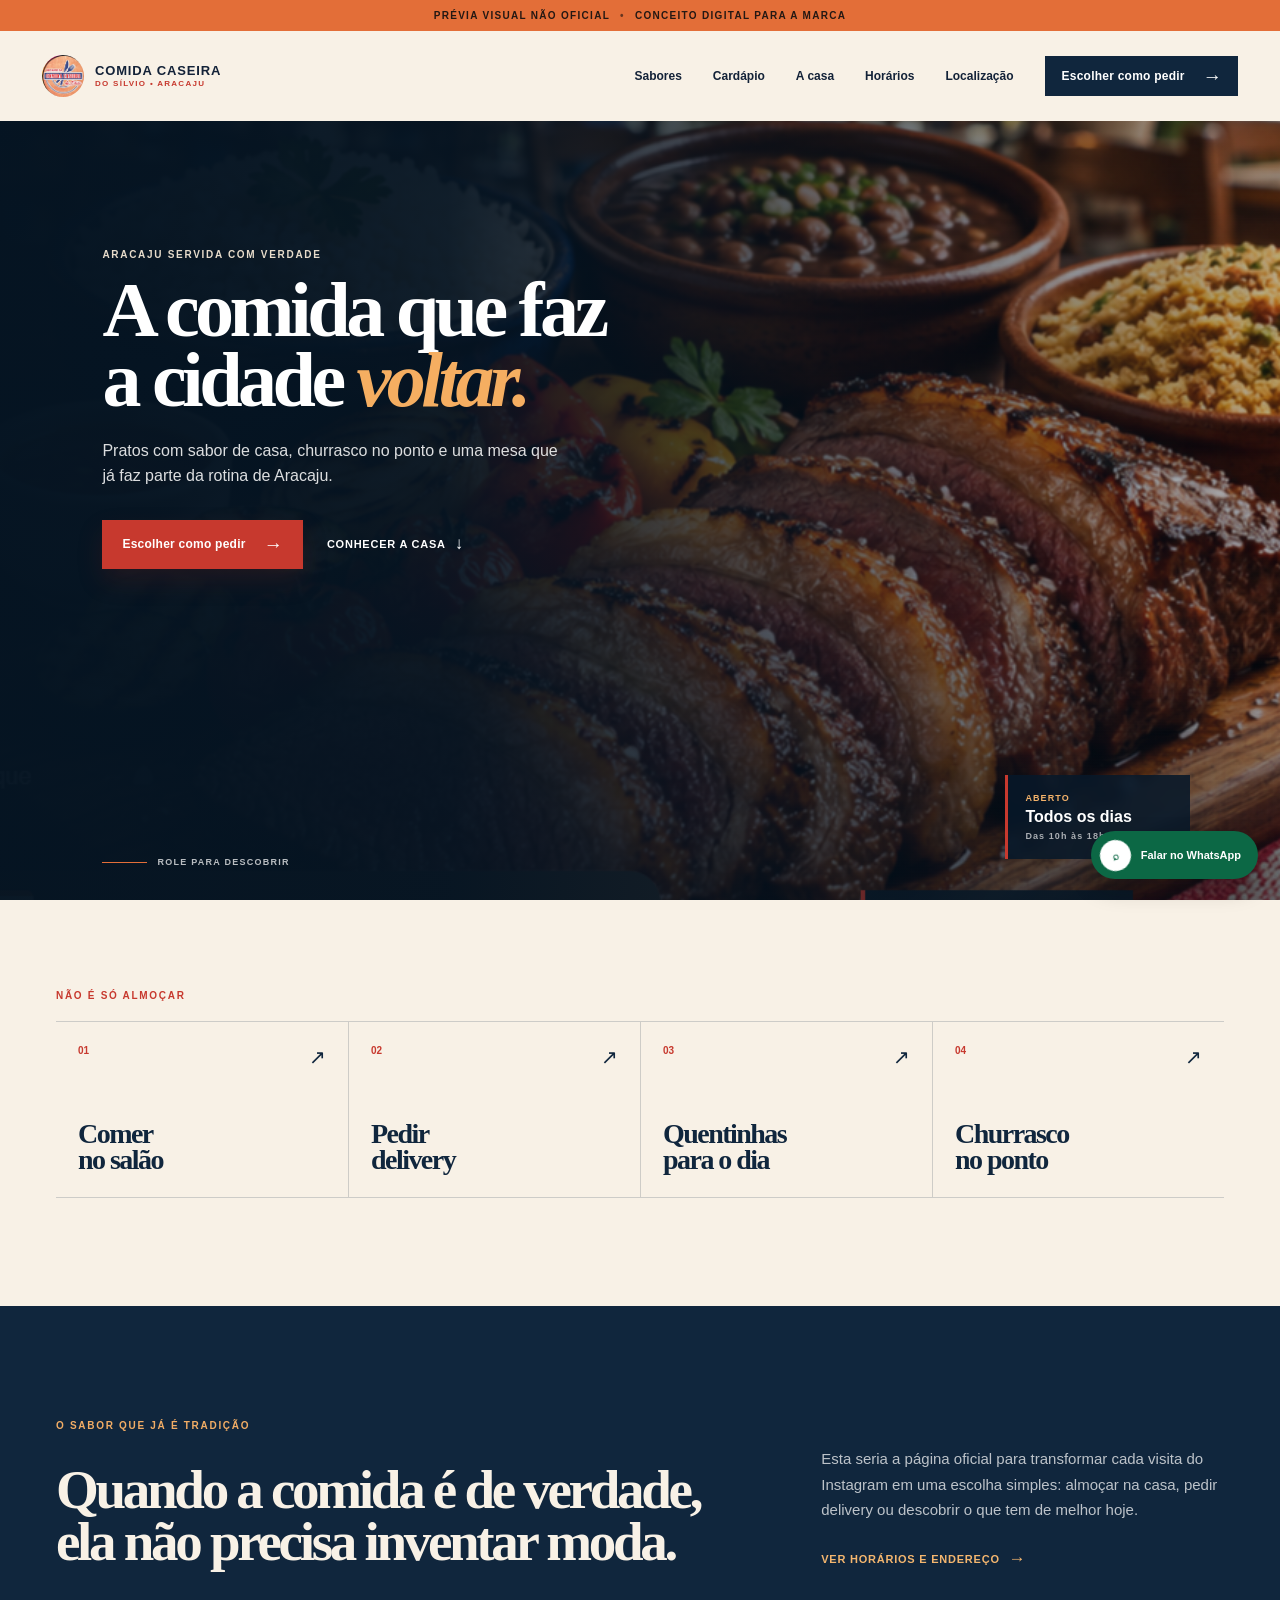
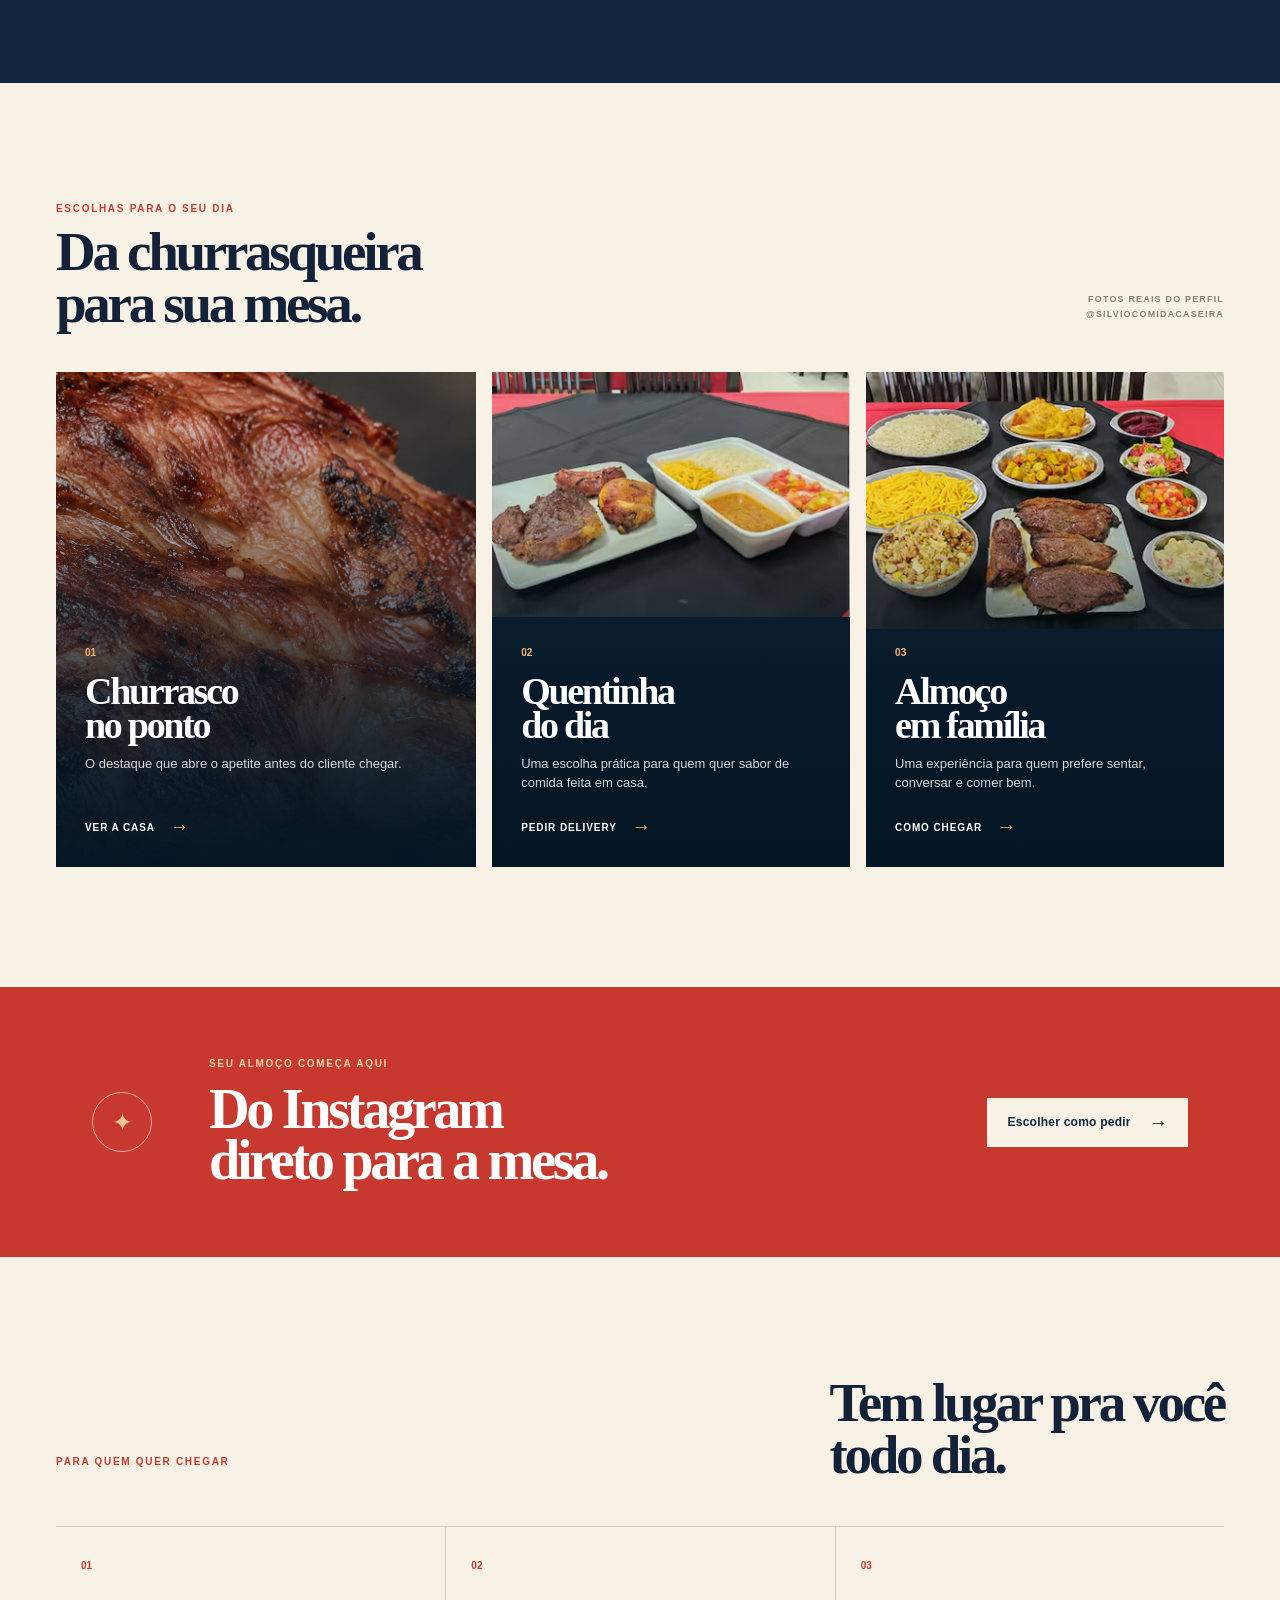
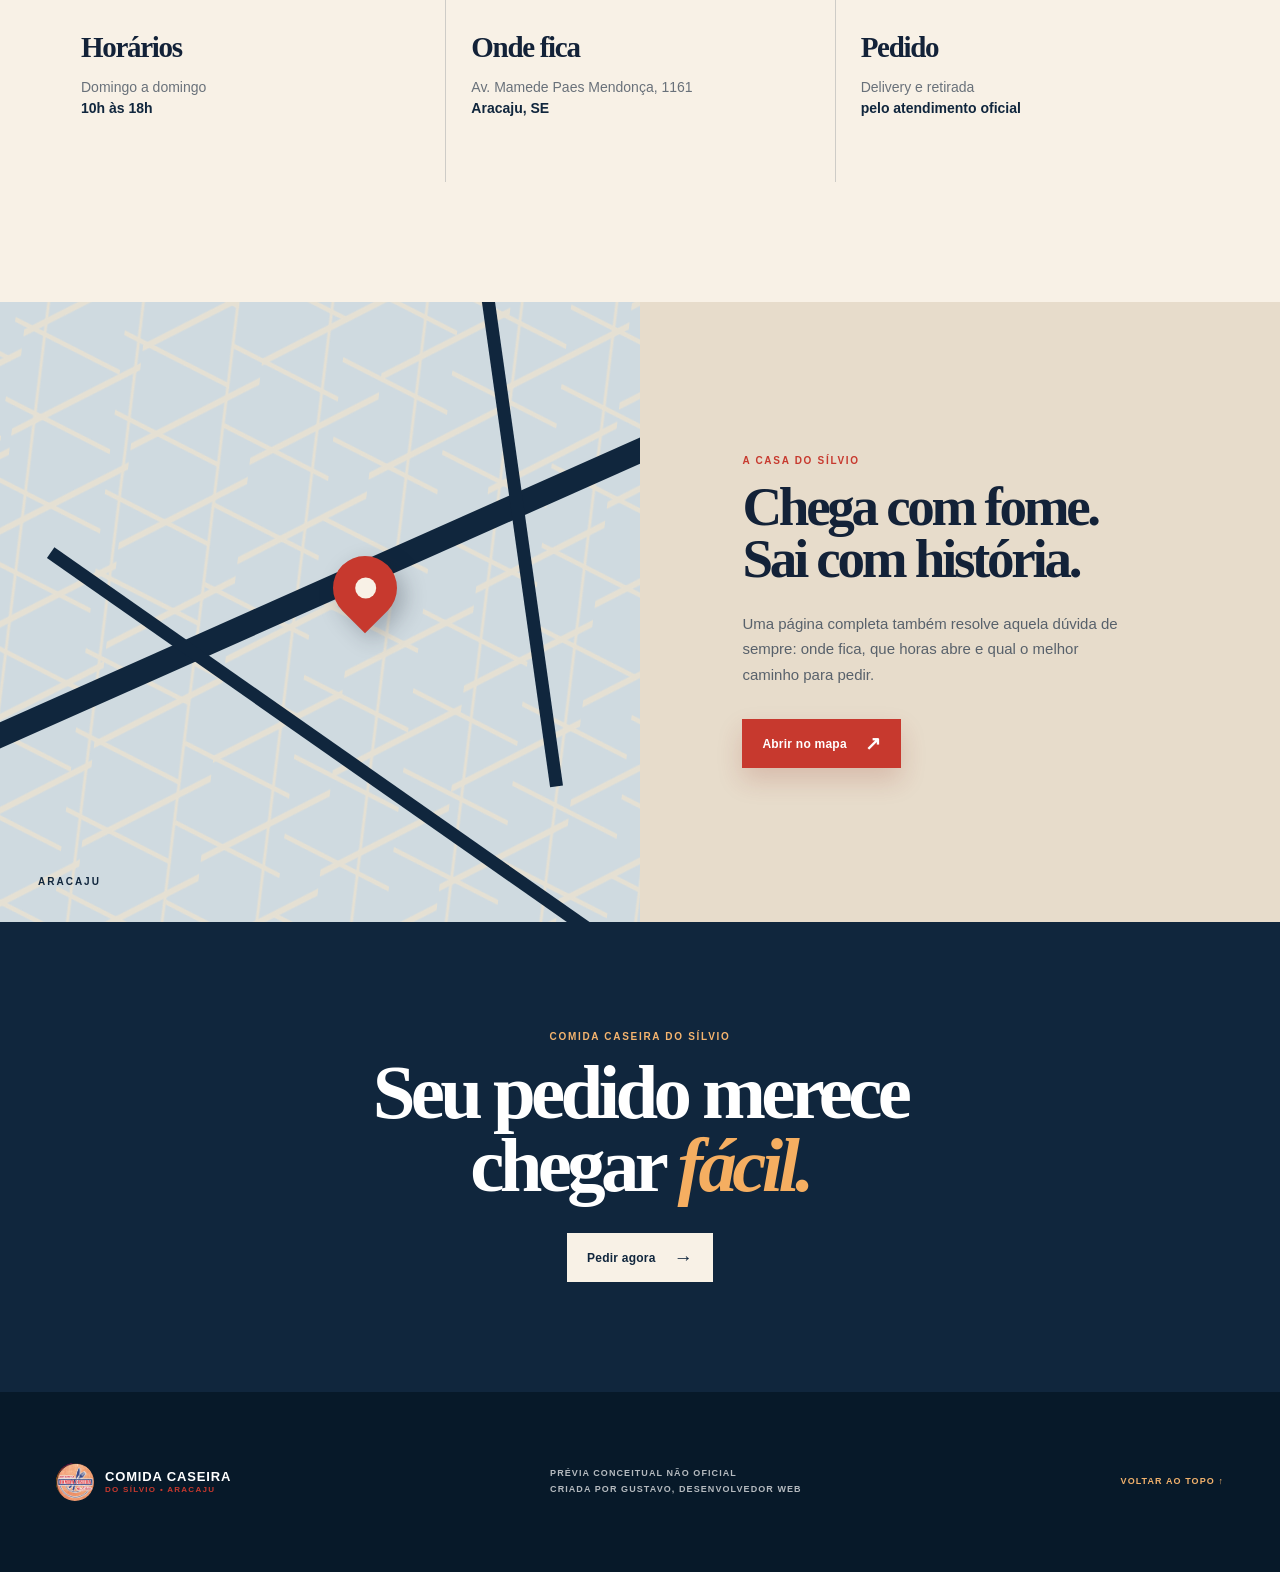
<file: index.html>
<!doctype html>
<html lang="pt-BR">
  <head>
    <meta charset="UTF-8" />
    <meta name="viewport" content="width=device-width, initial-scale=1.0" />
    <meta name="description" content="Prévia visual não oficial para Restaurante Comida Caseira do Silvio." />
    <meta property="og:title" content="Prévia visual | Comida Caseira do Silvio" />
    <meta property="og:description" content="Uma ideia de página oficial para transformar visitas do Instagram em pedidos e visitas ao restaurante." />
    <meta property="og:type" content="website" />
    <meta property="og:url" content="https://g1usdv.github.io/previa-silvio-comida-caseira/" />
    <meta property="og:image" content="https://g1usdv.github.io/previa-silvio-comida-caseira/assets/silvio-picanha-1-enhanced.png" />
    <title>Prévia | Comida Caseira do Silvio</title>
    <link rel="stylesheet" href="styles.css" />
  </head>
  <body>
    <div class="preview-ribbon">PRÉVIA VISUAL NÃO OFICIAL <span>•</span> CONCEITO DIGITAL PARA A MARCA</div>

    <header class="site-header" id="topo">
      <a class="brand" href="#topo" aria-label="Voltar ao início">
        <span class="brand-mark"><img src="assets/silvio-logo.png" alt="" /></span>
        <span class="brand-text"><strong>COMIDA CASEIRA</strong><small>DO SÍLVIO • ARACAJU</small></span>
      </a>

      <button class="menu-toggle" type="button" aria-label="Abrir menu" aria-expanded="false">
        <span></span><span></span>
      </button>

      <nav class="main-nav" aria-label="Navegação principal">
        <a href="#sabores">Sabores</a>
        <a href="cardapio.html">Cardápio</a>
        <a href="#experiencia">A casa</a>
        <a href="#horarios">Horários</a>
        <a href="#encontrar">Localização</a>
      </nav>

      <button class="button button-header js-order" type="button">Escolher como pedir <span>→</span></button>
    </header>

    <main>
      <section class="hero" aria-labelledby="hero-title">
        <div class="hero-texture" aria-hidden="true"></div>
        <div class="hero-food-background" aria-hidden="true"></div>
        <div class="hero-shade"></div>
        <div class="hero-collage" aria-label="Fotos reais do perfil da Comida Caseira do Silvio">
          <div class="collage-logo"><img src="assets/silvio-logo.png" alt="Logotipo da Comida Caseira do Silvio" /></div>
          <figure class="collage-photo photo-main"><img src="assets/silvio-picanha-1-enhanced.png" alt="Foto de picanha do perfil da Comida Caseira do Silvio" /></figure>
          <figure class="collage-photo photo-cut"><img src="assets/silvio-picanha-2-enhanced.png" alt="Foto de carne na brasa do perfil da Comida Caseira do Silvio" /></figure>
          <span class="collage-line line-one"></span><span class="collage-line line-two"></span>
        </div>
        <div class="hero-content">
          <p class="eyebrow light">ARACAJU SERVIDA COM VERDADE</p>
          <h1 id="hero-title">A comida que faz<br />a cidade <em>voltar.</em></h1>
          <p class="hero-copy">Pratos com sabor de casa, churrasco no ponto e uma mesa que já faz parte da rotina de Aracaju.</p>
          <div class="hero-actions">
            <button class="button button-primary js-order">Escolher como pedir <span>→</span></button>
            <a class="text-link light" href="#sabores">Conhecer a casa <span>↓</span></a>
          </div>
        </div>
        <div class="hero-note"><span>ABERTO</span><b>Todos os dias</b><small>Das 10h às 18h</small></div>
        <div class="scroll-note"><span></span> ROLE PARA DESCOBRIR</div>
      </section>

      <section class="quick-paths" aria-label="Opções do restaurante">
        <p class="eyebrow">NÃO É SÓ ALMOÇAR</p>
        <div class="quick-grid">
          <a href="#sabores"><strong>01</strong><span>Comer<br />no salão</span><i>↗</i></a>
          <button class="quick-button js-order"><strong>02</strong><span>Pedir<br />delivery</span><i>↗</i></button>
          <a href="#sabores"><strong>03</strong><span>Quentinhas<br />para o dia</span><i>↗</i></a>
          <a href="#sabores"><strong>04</strong><span>Churrasco<br />no ponto</span><i>↗</i></a>
        </div>
      </section>

      <section class="statement" id="experiencia">
        <p class="eyebrow">O SABOR QUE JÁ É TRADIÇÃO</p>
        <div class="statement-grid">
          <h2>Quando a comida é de verdade, ela não precisa inventar moda.</h2>
          <div>
            <p>Esta seria a página oficial para transformar cada visita do Instagram em uma escolha simples: almoçar na casa, pedir delivery ou descobrir o que tem de melhor hoje.</p>
            <a class="text-link" href="#horarios">Ver horários e endereço <span>→</span></a>
          </div>
        </div>
      </section>

      <section class="flavor-section" id="sabores" aria-labelledby="flavors-title">
        <div class="section-head">
          <div><p class="eyebrow">ESCOLHAS PARA O SEU DIA</p><h2 id="flavors-title">Da churrasqueira<br />para sua mesa.</h2></div>
          <p class="caption">FOTOS REAIS DO PERFIL<br />@SILVIOCOMIDACASEIRA</p>
        </div>

        <div class="flavor-grid">
          <article class="feature-card card-grill">
            <div class="card-overlay"></div>
            <div class="feature-card-content"><span>01</span><h3>Churrasco<br />no ponto</h3><p>O destaque que abre o apetite antes do cliente chegar.</p><a href="#horarios">Ver a casa <i>→</i></a></div>
          </article>
          <article class="feature-card card-quentinha">
            <div class="card-overlay"></div>
            <div class="feature-card-content"><span>02</span><h3>Quentinha<br />do dia</h3><p>Uma escolha prática para quem quer sabor de comida feita em casa.</p><button class="card-button js-order">Pedir delivery <i>→</i></button></div>
          </article>
          <article class="feature-card card-house">
            <div class="card-overlay"></div>
            <div class="feature-card-content"><span>03</span><h3>Almoço<br />em família</h3><p>Uma experiência para quem prefere sentar, conversar e comer bem.</p><a href="#encontrar">Como chegar <i>→</i></a></div>
          </article>
        </div>
      </section>

      <section class="order-band" aria-label="Pedido direto">
        <div class="order-icon">✦</div>
        <div><p class="eyebrow">SEU ALMOÇO COMEÇA AQUI</p><h2>Do Instagram<br />direto para a mesa.</h2></div>
        <button class="button button-light js-order">Escolher como pedir <span>→</span></button>
      </section>

      <section class="visit-section" id="horarios">
        <div class="visit-top"><p class="eyebrow">PARA QUEM QUER CHEGAR</p><h2>Tem lugar pra você<br />todo dia.</h2></div>
        <div class="visit-grid">
          <article><span class="number">01</span><h3>Horários</h3><p>Domingo a domingo<br /><strong>10h às 18h</strong></p></article>
          <article><span class="number">02</span><h3>Onde fica</h3><p>Av. Mamede Paes Mendonça, 1161<br /><strong>Aracaju, SE</strong></p></article>
          <article><span class="number">03</span><h3>Pedido</h3><p>Delivery e retirada<br /><strong>pelo atendimento oficial</strong></p></article>
        </div>
      </section>

      <section class="location-section" id="encontrar">
        <div class="map-art" aria-hidden="true"><span class="map-road r1"></span><span class="map-road r2"></span><span class="map-road r3"></span><span class="map-grid"></span><div class="map-pin"><i></i></div><b>ARACAJU</b></div>
        <div class="location-copy"><p class="eyebrow">A CASA DO SÍLVIO</p><h2>Chega com fome.<br />Sai com história.</h2><p>Uma página completa também resolve aquela dúvida de sempre: onde fica, que horas abre e qual o melhor caminho para pedir.</p><a class="button button-primary" href="https://www.google.com/maps/search/?api=1&query=Av.+Mamede+Paes+Mendon%C3%A7a,+1161,+Aracaju+-+SE" target="_blank" rel="noreferrer">Abrir no mapa <span>↗</span></a></div>
      </section>

      <section class="final-cta">
        <p class="eyebrow light">COMIDA CASEIRA DO SÍLVIO</p>
        <h2>Seu pedido merece<br />chegar <em>fácil.</em></h2>
        <button class="button button-light js-order">Pedir agora <span>→</span></button>
      </section>
    </main>

    <footer><a class="brand footer-brand" href="#topo"><span class="brand-mark"><img src="assets/silvio-logo.png" alt="" /></span><span class="brand-text"><strong>COMIDA CASEIRA</strong><small>DO SÍLVIO • ARACAJU</small></span></a><p>PRÉVIA CONCEITUAL NÃO OFICIAL<br />CRIADA POR GUSTAVO, DESENVOLVEDOR WEB</p><a href="#topo">VOLTAR AO TOPO ↑</a></footer>

    <a class="whatsapp-float" href="https://wa.me/5579981131906" target="_blank" rel="noreferrer" aria-label="Abrir WhatsApp"><span>⌕</span><b>Falar no WhatsApp</b></a>

    <dialog class="order-modal" aria-labelledby="modal-title">
      <button class="modal-close" type="button" aria-label="Fechar">×</button>
      <p class="eyebrow">SEU PEDIDO, NO SEU RITMO</p>
      <h2 id="modal-title">Como prefere pedir?</h2>
      <p class="order-choice-copy">Cada cliente escolhe o caminho mais confortável. O site não substitui os canais existentes, ele organiza todos em um lugar só.</p>
      <div class="order-choices" aria-label="Opções para fazer pedido">
        <a class="modal-choice modal-choice-site" href="cardapio.html"><span><small>EXPERIÊNCIA COMPLETA</small><strong>Pedir pelo site</strong><em>Cardápio, carrinho e checkout</em></span><i>→</i></a>
        <a class="modal-choice" href="https://wa.me/5579981131906?text=Ol%C3%A1%2C%20vim%20pelo%20site%20e%20quero%20fazer%20um%20pedido." target="_blank" rel="noreferrer"><span><small>ATENDIMENTO DIRETO</small><strong>Pedir no WhatsApp</strong><em>Falar agora com a equipe</em></span><i>↗</i></a>
        <a class="modal-choice muted-choice" href="https://www.ifood.com.br/" target="_blank" rel="noreferrer"><span><small>APLICATIVO PARCEIRO</small><strong>Pedir pelo iFood</strong><em>Abrir o iFood para pedir</em></span><i>↗</i></a>
      </div>
      <small class="modal-note">Prévia visual. O link final do iFood seria conectado à página oficial do restaurante.</small>
    </dialog>

    <script src="site.js"></script>
  </body>
</html>
</file>
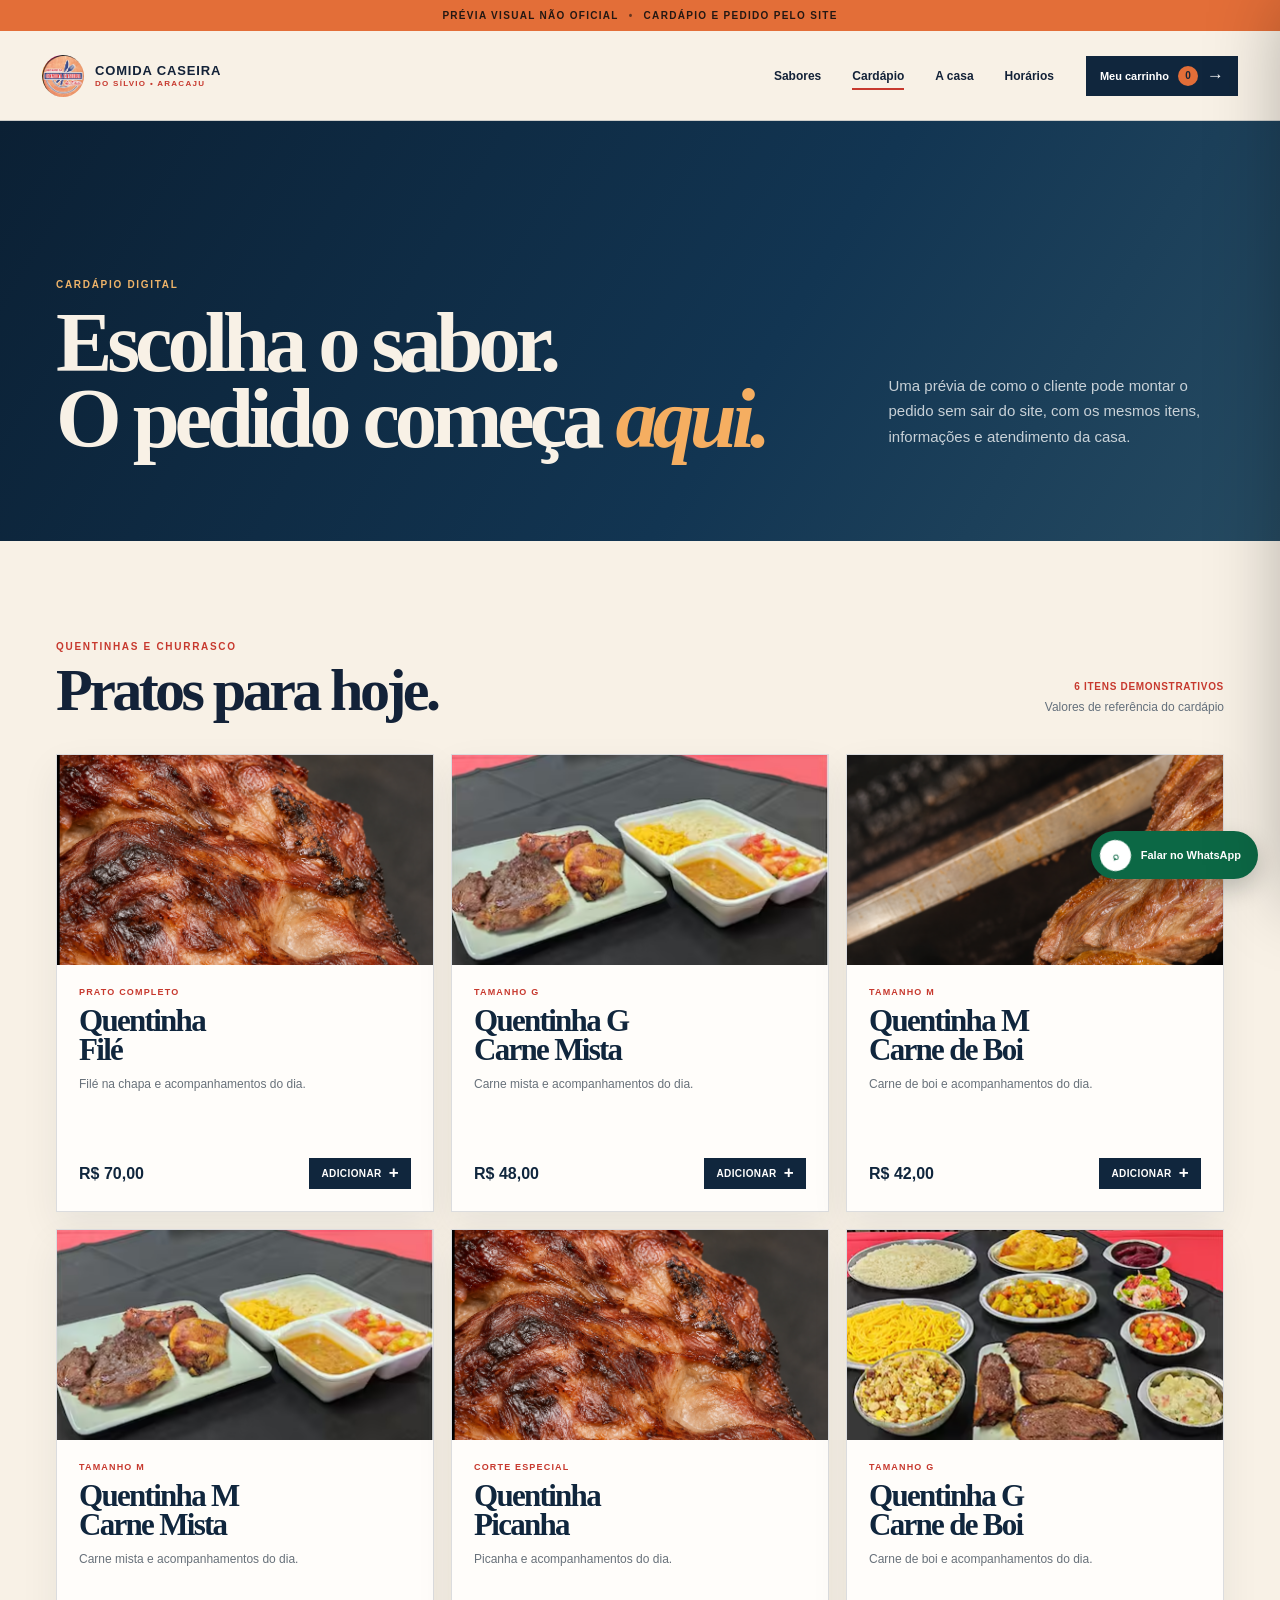
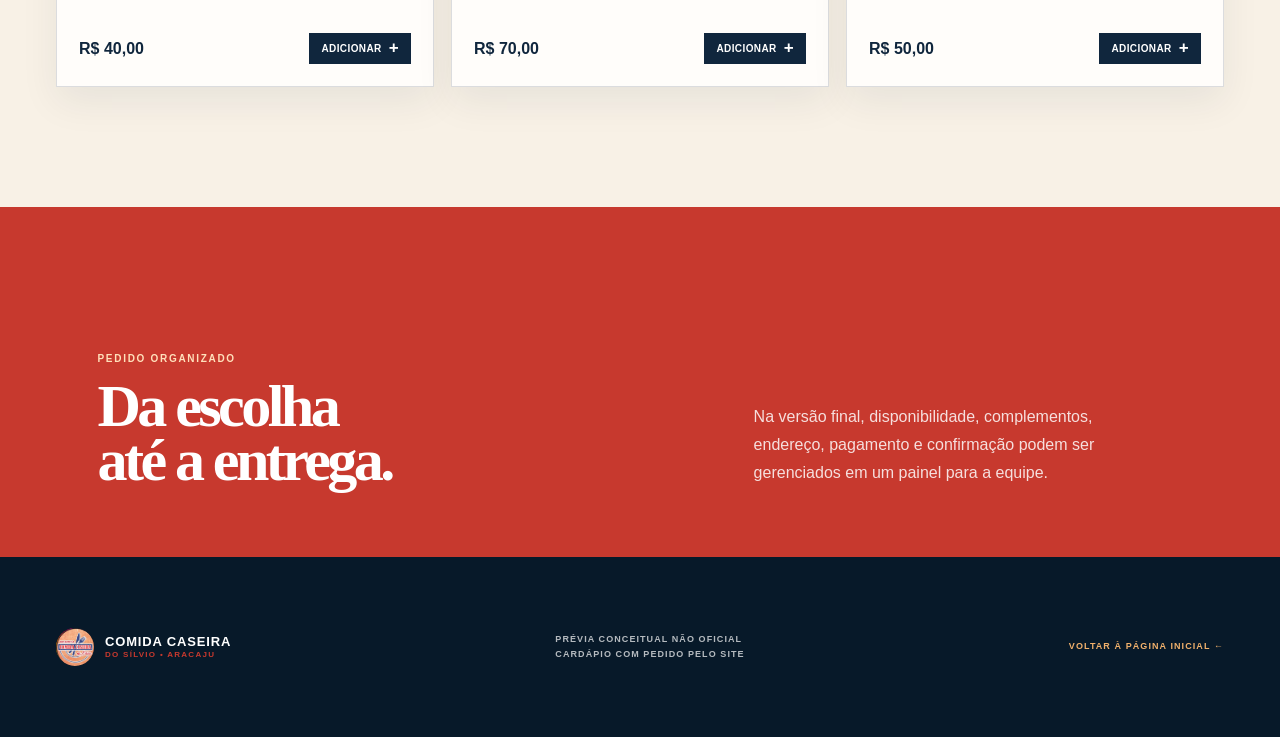
<file: cardapio.html>
<!doctype html>
<html lang="pt-BR">
  <head>
    <meta charset="UTF-8" />
    <meta name="viewport" content="width=device-width, initial-scale=1.0" />
    <meta name="description" content="Cardápio demonstrativo da Comida Caseira do Sílvio." />
    <title>Cardápio | Comida Caseira do Sílvio</title>
    <link rel="stylesheet" href="styles.css" />
  </head>
  <body class="menu-page">
    <div class="preview-ribbon">PRÉVIA VISUAL NÃO OFICIAL <span>•</span> CARDÁPIO E PEDIDO PELO SITE</div>

    <header class="site-header menu-header" id="topo">
      <a class="brand" href="index.html" aria-label="Voltar à página inicial">
        <span class="brand-mark"><img src="assets/silvio-logo.png" alt="" /></span>
        <span class="brand-text"><strong>COMIDA CASEIRA</strong><small>DO SÍLVIO • ARACAJU</small></span>
      </a>
      <button class="menu-toggle" type="button" aria-label="Abrir menu" aria-expanded="false"><span></span><span></span></button>
      <nav class="main-nav" aria-label="Navegação principal">
        <a href="index.html#sabores">Sabores</a>
        <a class="is-active" href="cardapio.html">Cardápio</a>
        <a href="index.html#experiencia">A casa</a>
        <a href="index.html#horarios">Horários</a>
      </nav>
      <button class="cart-trigger" type="button" data-cart-toggle aria-controls="cart-drawer" aria-expanded="false">Meu carrinho <b data-cart-total-count>0</b><span>→</span></button>
    </header>

    <main>
      <section class="menu-intro">
        <div>
          <p class="eyebrow">CARDÁPIO DIGITAL</p>
          <h1>Escolha o sabor.<br />O pedido começa <em>aqui.</em></h1>
        </div>
        <p>Uma prévia de como o cliente pode montar o pedido sem sair do site, com os mesmos itens, informações e atendimento da casa.</p>
      </section>

      <section class="menu-content" aria-labelledby="menu-title">
        <div class="menu-bar">
          <div><p class="eyebrow">QUENTINHAS E CHURRASCO</p><h2 id="menu-title">Pratos para hoje.</h2></div>
          <p><b>6 itens demonstrativos</b><br />Valores de referência do cardápio</p>
        </div>

        <div class="product-grid">
          <article class="product-card">
            <img src="assets/silvio-picanha-1-enhanced.png" alt="Quentinha de filé" />
            <div class="product-info"><p class="product-tag">PRATO COMPLETO</p><h3>Quentinha<br />Filé</h3><p>Filé na chapa e acompanhamentos do dia.</p><div><strong>R$ 70,00</strong><button type="button" data-add data-product-id="file" data-product-name="Quentinha - Filé" data-product-price="70">Adicionar <span>+</span></button></div></div>
          </article>
          <article class="product-card">
            <img src="assets/silvio-quentinha-original.png" alt="Quentinha grande de carne mista" />
            <div class="product-info"><p class="product-tag">TAMANHO G</p><h3>Quentinha G<br />Carne Mista</h3><p>Carne mista e acompanhamentos do dia.</p><div><strong>R$ 48,00</strong><button type="button" data-add data-product-id="mista-g" data-product-name="Quentinha G - Carne Mista" data-product-price="48">Adicionar <span>+</span></button></div></div>
          </article>
          <article class="product-card">
            <img src="assets/silvio-picanha-2-enhanced.png" alt="Quentinha média de carne de boi" />
            <div class="product-info"><p class="product-tag">TAMANHO M</p><h3>Quentinha M<br />Carne de Boi</h3><p>Carne de boi e acompanhamentos do dia.</p><div><strong>R$ 42,00</strong><button type="button" data-add data-product-id="boi-m" data-product-name="Quentinha M - Carne de Boi" data-product-price="42">Adicionar <span>+</span></button></div></div>
          </article>
          <article class="product-card">
            <img src="assets/silvio-quentinha-original.png" alt="Quentinha média de carne mista" />
            <div class="product-info"><p class="product-tag">TAMANHO M</p><h3>Quentinha M<br />Carne Mista</h3><p>Carne mista e acompanhamentos do dia.</p><div><strong>R$ 40,00</strong><button type="button" data-add data-product-id="mista-m" data-product-name="Quentinha M - Carne Mista" data-product-price="40">Adicionar <span>+</span></button></div></div>
          </article>
          <article class="product-card">
            <img src="assets/silvio-picanha-1-enhanced.png" alt="Quentinha de picanha" />
            <div class="product-info"><p class="product-tag">CORTE ESPECIAL</p><h3>Quentinha<br />Picanha</h3><p>Picanha e acompanhamentos do dia.</p><div><strong>R$ 70,00</strong><button type="button" data-add data-product-id="picanha" data-product-name="Quentinha - Picanha" data-product-price="70">Adicionar <span>+</span></button></div></div>
          </article>
          <article class="product-card">
            <img src="assets/silvio-almoco-familia-original.png" alt="Quentinha grande de carne de boi" />
            <div class="product-info"><p class="product-tag">TAMANHO G</p><h3>Quentinha G<br />Carne de Boi</h3><p>Carne de boi e acompanhamentos do dia.</p><div><strong>R$ 50,00</strong><button type="button" data-add data-product-id="boi-g" data-product-name="Quentinha G - Carne de Boi" data-product-price="50">Adicionar <span>+</span></button></div></div>
          </article>
        </div>
      </section>

      <section class="menu-delivery-note"><div><p class="eyebrow">PEDIDO ORGANIZADO</p><h2>Da escolha<br />até a entrega.</h2></div><p>Na versão final, disponibilidade, complementos, endereço, pagamento e confirmação podem ser gerenciados em um painel para a equipe.</p></section>
    </main>

    <aside class="cart-drawer" id="cart-drawer" aria-label="Carrinho de compras" aria-hidden="true">
      <div class="cart-head"><div><p class="eyebrow">SEU PEDIDO</p><h2>Meu carrinho</h2></div><button class="cart-close" type="button" data-cart-close aria-label="Fechar carrinho">×</button></div>
      <div class="cart-items" data-cart-items><p class="cart-empty">Seu carrinho está vazio.<br />Escolha uma quentinha para começar.</p></div>
      <div class="cart-footer">
        <div class="cart-total"><span>Subtotal</span><strong data-cart-subtotal>R$ 0,00</strong></div>
        <button class="button button-primary cart-checkout" data-open-checkout type="button" disabled>Continuar pedido <span>→</span></button>
        <small>Valores e itens são demonstrativos nesta prévia.</small>
      </div>
    </aside>
    <div class="cart-backdrop" data-cart-close></div>
    <button class="mobile-cart-trigger" type="button" data-cart-toggle aria-controls="cart-drawer" aria-expanded="false"><span>⌑</span> Carrinho <b data-cart-total-count>0</b></button>

    <dialog class="checkout-modal" aria-labelledby="checkout-title">
      <button class="modal-close" type="button" data-checkout-close aria-label="Fechar">×</button>
      <div data-checkout-form>
        <p class="eyebrow">QUASE LÁ</p><h2 id="checkout-title">Confirme seu pedido.</h2>
        <p>O cliente termina tudo pelo site. Na versão final, esta etapa pode integrar pagamento e o painel da equipe.</p>
        <form id="order-form">
          <label>Seu nome<input required name="nome" placeholder="Como podemos te chamar?" /></label>
          <label>Telefone para contato<input required name="telefone" inputmode="tel" placeholder="(79) 00000-0000" /></label>
          <label>Como prefere receber?<span class="delivery-choice"><span><input checked type="radio" name="recebimento" value="Delivery" /> Delivery</span><span><input type="radio" name="recebimento" value="Retirada" /> Retirada</span></span></label>
          <button class="button button-primary checkout-submit" type="submit">Confirmar pedido <span>→</span></button>
        </form>
      </div>
      <div class="checkout-success" data-checkout-success hidden><p class="eyebrow">PEDIDO REGISTRADO</p><h2>Pronto.<br />A fome já sabe o caminho.</h2><p>Esta confirmação é demonstrativa. No site oficial, o pedido seria enviado para o painel ou para a forma de recebimento escolhida.</p><button class="button button-primary" data-checkout-close type="button">Voltar ao cardápio <span>→</span></button></div>
    </dialog>

    <footer><a class="brand footer-brand" href="index.html"><span class="brand-mark"><img src="assets/silvio-logo.png" alt="" /></span><span class="brand-text"><strong>COMIDA CASEIRA</strong><small>DO SÍLVIO • ARACAJU</small></span></a><p>PRÉVIA CONCEITUAL NÃO OFICIAL<br />CARDÁPIO COM PEDIDO PELO SITE</p><a href="index.html">VOLTAR À PÁGINA INICIAL ←</a></footer>
    <a class="whatsapp-float" href="https://wa.me/5579981131906" target="_blank" rel="noreferrer" aria-label="Abrir WhatsApp"><span>⌕</span><b>Falar no WhatsApp</b></a>
    <script src="cardapio.js"></script>
  </body>
</html>
</file>
<file: styles.css>
:root { --navy:#10263d; --navy-deep:#081b2c; --cream:#f8f1e6; --cream-dark:#e7dccb; --red:#c7392e; --red-deep:#8f251e; --orange:#e36e38; --ink:#132238; --line:rgba(16,38,61,.18); --serif:Georgia,"Times New Roman",serif; --sans:Arial,Helvetica,sans-serif; }
* { box-sizing:border-box; } html { scroll-behavior:smooth; } body { margin:0; overflow-x:hidden; color:var(--ink); background:var(--cream); font-family:var(--sans); } button,a { font:inherit; } a { color:inherit; text-decoration:none; } button { cursor:pointer; } .preview-ribbon { min-height:31px; display:flex; align-items:center; justify-content:center; gap:10px; padding:7px 16px; background:var(--orange); color:#241813; font-size:10px; letter-spacing:.13em; font-weight:800; text-align:center; } .preview-ribbon span { opacity:.65; }
.site-header { height:90px; max-width:1380px; margin:auto; padding:0 42px; display:flex; align-items:center; justify-content:space-between; gap:32px; position:relative; z-index:10; background:var(--cream); } .brand { display:inline-flex; align-items:center; gap:11px; min-width:250px; } .brand-mark { width:42px; height:42px; position:relative; display:grid; place-items:center; background:var(--red); color:white; clip-path:polygon(50% 0, 100% 18%, 100% 82%, 50% 100%, 0 82%, 0 18%); } .brand-mark i { position:absolute; inset:5px; border:1px solid rgba(255,255,255,.75); clip-path:inherit; } .brand-mark b { position:relative; font:700 27px/.9 var(--serif); transform:skew(-8deg); } .brand-text { display:grid; gap:3px; line-height:1; } .brand-text strong { font-size:13px; letter-spacing:.065em; } .brand-text small { font-size:8px; color:var(--red); letter-spacing:.16em; font-weight:800; } .main-nav { display:flex; align-items:center; gap:31px; margin-left:auto; } .main-nav a { font-size:12px; font-weight:700; position:relative; } .main-nav a:after { content:""; position:absolute; left:0; bottom:-7px; height:2px; width:0; background:var(--red); transition:width .2s; } .main-nav a:hover:after { width:100%; }
.button { min-height:49px; padding:0 20px; display:inline-flex; align-items:center; justify-content:center; gap:18px; border:0; border-radius:0; font-size:12px; font-weight:800; letter-spacing:.02em; transition:transform .2s,background .2s; } .button:hover { transform:translateY(-3px); } .button span { font-size:19px; line-height:1; } .button-header { min-height:40px; padding:0 16px; background:var(--navy); color:white; } .button-primary { background:var(--red); color:white; box-shadow:0 12px 26px rgba(143,37,30,.18); } .button-light { background:var(--cream); color:var(--navy); }
.hero { height:min(780px,calc(100vh - 121px)); min-height:635px; max-width:1440px; margin:0 auto; position:relative; overflow:hidden; background:var(--navy-deep); color:white; } .hero-image { position:absolute; inset:0; background-image:url("assets/hero-picanha.png"); background-size:cover; background-position:center; transform:scale(1.02); animation:hero-scale 11s ease-out forwards; } @keyframes hero-scale { to { transform:scale(1.08); } } .hero-shade { position:absolute; inset:0; background:linear-gradient(90deg,rgba(4,20,34,.95) 0%,rgba(4,20,34,.8) 32%,rgba(4,20,34,.24) 63%,rgba(4,20,34,.13)),linear-gradient(0deg,rgba(3,14,24,.7),transparent 43%); } .hero-content { position:relative; z-index:1; max-width:700px; padding:clamp(86px,10vw,145px) 0 0 clamp(28px,8vw,124px); } .eyebrow { margin:0 0 15px; color:var(--red); font-size:10px; letter-spacing:.17em; font-weight:800; } .eyebrow.light { color:var(--cream-dark); } h1,h2,h3,p { margin-top:0; } .hero h1 { margin-bottom:22px; font:600 clamp(52px,6.1vw,96px)/.9 var(--serif); letter-spacing:-.058em; } h1 em,h2 em { color:#f5ae61; font-style:italic; } .hero-copy { max-width:470px; margin-bottom:31px; color:rgba(255,255,255,.86); font-size:16px; line-height:1.6; } .hero-actions { display:flex; align-items:center; gap:24px; } .text-link { display:inline-flex; align-items:center; gap:9px; font-size:11px; font-weight:800; text-transform:uppercase; letter-spacing:.07em; } .text-link span { font-size:17px; } .text-link.light { color:white; } .hero-note { position:absolute; right:clamp(27px,7vw,112px); bottom:41px; z-index:2; width:185px; padding:18px 17px; border-left:3px solid var(--red); background:rgba(7,25,41,.88); backdrop-filter:blur(5px); text-align:left; } .hero-note span,.hero-note small { display:block; font-size:9px; letter-spacing:.12em; font-weight:800; } .hero-note span { color:#f3b26a; margin-bottom:5px; } .hero-note b { display:block; margin-bottom:5px; font-size:16px; } .hero-note small { color:rgba(255,255,255,.65); } .scroll-note { position:absolute; z-index:2; left:clamp(28px,8vw,124px); bottom:33px; display:flex; gap:10px; align-items:center; color:rgba(255,255,255,.72); font-size:9px; font-weight:800; letter-spacing:.14em; } .scroll-note span { display:block; width:45px; height:1px; background:var(--orange); }
.quick-paths { max-width:1240px; margin:0 auto; padding:90px 36px 108px; } .quick-grid { display:grid; grid-template-columns:repeat(4,1fr); margin-top:20px; border-top:1px solid var(--line); border-bottom:1px solid var(--line); } .quick-grid a,.quick-grid .quick-button { min-height:175px; padding:23px 22px; border:0; border-left:1px solid var(--line); background:transparent; color:var(--navy); text-align:left; display:grid; grid-template-columns:1fr auto; grid-template-rows:auto 1fr; transition:background .2s,color .2s; } .quick-grid > :first-child { border-left:0; } .quick-grid strong { color:var(--red); font-size:10px; } .quick-grid span { grid-row:2; align-self:end; font:600 28px/.95 var(--serif); letter-spacing:-.055em; } .quick-grid i { align-self:start; font-size:20px; font-style:normal; } .quick-grid a:hover,.quick-grid .quick-button:hover { background:var(--navy); color:white; }
.statement { padding:114px max(36px,calc((100vw - 1168px)/2)); background:var(--navy); color:var(--cream); } .statement .eyebrow { color:#f2ad65; } .statement-grid { display:grid; grid-template-columns:1.2fr .72fr; align-items:end; gap:94px; } .statement h2,.section-head h2,.visit-top h2,.location-copy h2,.final-cta h2 { margin-bottom:0; font:600 clamp(42px,4.3vw,67px)/.95 var(--serif); letter-spacing:-.06em; } .statement-grid > div p { margin-bottom:26px; color:rgba(255,255,255,.72); font-size:15px; line-height:1.7; } .statement .text-link { color:#f4b66f; }
.flavor-section { max-width:1240px; margin:0 auto; padding:120px 36px; } .section-head { display:flex; align-items:end; justify-content:space-between; margin-bottom:42px; } .section-head .eyebrow { margin-bottom:12px; } .caption { color:#8c8072; font-size:9px; font-weight:800; letter-spacing:.13em; text-align:right; line-height:1.6; } .flavor-grid { display:grid; grid-template-columns:1.08fr .92fr .92fr; gap:16px; } .feature-card { min-height:495px; position:relative; overflow:hidden; background:#304258; color:white; } .card-grill { background:linear-gradient(0deg,rgba(5,22,36,.93),rgba(5,22,36,.08)),url("assets/hero-picanha.png") center/cover; } .card-quentinha { background:linear-gradient(0deg,rgba(5,22,36,.94),rgba(5,22,36,.12)),url("assets/quentinha.png") center/cover; } .card-house { background:radial-gradient(circle at 62% 24%,rgba(244,176,92,.92) 0 3%,transparent 3.5%),radial-gradient(circle at 43% 34%,rgba(244,176,92,.85) 0 2%,transparent 2.6%),linear-gradient(170deg,#ddaf6d 0%,#8f4730 53%,#172e43 54%); } .card-house:after { content:""; position:absolute; width:180px; height:210px; left:50%; bottom:43px; transform:translateX(-50%); border:13px solid rgba(248,241,230,.7); border-bottom:0; box-shadow:0 0 0 19px rgba(14,41,61,.42); } .card-overlay { position:absolute; inset:0; background:linear-gradient(0deg,rgba(4,21,35,.92) 0%,transparent 61%); } .feature-card-content { z-index:1; position:absolute; inset:auto 29px 29px; } .feature-card-content > span { color:#f5b46e; font-size:10px; font-weight:800; } .feature-card h3 { margin:14px 0 13px; font:600 38px/.9 var(--serif); letter-spacing:-.06em; } .feature-card p { min-height:40px; margin-bottom:21px; color:rgba(255,255,255,.82); font-size:13px; line-height:1.45; } .feature-card a,.card-button { display:inline-flex; align-items:center; gap:15px; border:0; background:transparent; color:white; font-size:10px; font-weight:800; letter-spacing:.09em; text-transform:uppercase; } .feature-card i { color:#f5b46e; font-size:19px; font-style:normal; } .card-button { padding:0; }
.order-band { min-height:270px; display:grid; grid-template-columns:82px 1fr auto; gap:35px; align-items:center; padding:45px max(36px,calc((100vw - 1096px)/2)); background:var(--red); color:white; } .order-icon { width:60px; height:60px; display:grid; place-items:center; border:1px solid rgba(255,255,255,.55); border-radius:50%; color:#f5c68d; font-size:25px; } .order-band .eyebrow { color:#ffd4aa; } .order-band h2 { margin:0; font:600 clamp(35px,4.4vw,58px)/.9 var(--serif); letter-spacing:-.06em; }
.visit-section { max-width:1240px; margin:0 auto; padding:120px 36px; } .visit-top { display:flex; align-items:end; justify-content:space-between; margin-bottom:44px; } .visit-grid { display:grid; grid-template-columns:repeat(3,1fr); border-top:1px solid var(--line); } .visit-grid article { min-height:255px; padding:28px 25px; border-left:1px solid var(--line); } .visit-grid article:first-child { border-left:0; } .number { color:var(--red); font-size:10px; font-weight:800; } .visit-grid h3 { margin:58px 0 13px; font:600 29px var(--serif); letter-spacing:-.045em; } .visit-grid p { color:#69717a; font-size:14px; line-height:1.55; } .visit-grid strong { color:var(--navy); }
.location-section { display:grid; grid-template-columns:1fr 1fr; min-height:620px; background:var(--cream-dark); } .map-art { min-height:420px; position:relative; overflow:hidden; background:#cfdae0; } .map-grid { position:absolute; inset:-20%; opacity:.6; background-image:linear-gradient(20deg,transparent 47%,#f5e5cb 48% 51%,transparent 52%),linear-gradient(-34deg,transparent 46%,#f5e5cb 47% 50%,transparent 51%),linear-gradient(90deg,transparent 48%,#f5e5cb 49% 51%,transparent 52%); background-size:110px 80px,120px 100px,94px 130px; transform:rotate(7deg); } .map-road { position:absolute; z-index:1; background:var(--navy); transform:rotate(-24deg); } .r1 { width:130%; height:24px; top:45%; left:-15%; } .r2 { width:110%; height:13px; top:72%; left:-2%; transform:rotate(35deg); } .r3 { width:100%; height:13px; top:26%; left:30%; transform:rotate(82deg); } .map-pin { position:absolute; z-index:2; top:41%; left:52%; width:64px; height:64px; display:grid; place-items:center; border-radius:60% 60% 60% 0; background:var(--red); transform:rotate(-45deg); box-shadow:0 11px 22px rgba(28,37,52,.28); } .map-pin i { width:21px; height:21px; border-radius:50%; background:var(--cream); } .map-art b { position:absolute; z-index:2; bottom:35px; left:38px; color:var(--navy); font-size:10px; letter-spacing:.2em; } .location-copy { display:flex; flex-direction:column; justify-content:center; align-items:flex-start; padding:70px clamp(35px,8vw,130px); } .location-copy h2 { margin-bottom:25px; } .location-copy > p:not(.eyebrow) { max-width:390px; margin-bottom:32px; color:#58616b; font-size:15px; line-height:1.7; }
.final-cta { min-height:470px; display:flex; flex-direction:column; align-items:center; justify-content:center; padding:76px 24px; background:var(--navy); color:white; text-align:center; } .final-cta .eyebrow { color:#f5b46e; } .final-cta h2 { margin-bottom:30px; font-size:clamp(47px,6vw,83px); } footer { min-height:180px; padding:41px max(36px,calc((100vw - 1168px)/2)); display:flex; align-items:center; justify-content:space-between; gap:28px; background:#071929; color:rgba(255,255,255,.7); } .footer-brand { min-width:0; color:white; } .footer-brand .brand-mark { width:38px; height:38px; } footer p,footer > a { margin:0; font-size:9px; line-height:1.7; letter-spacing:.12em; font-weight:800; } footer > a { color:#f1b16c; }
.whatsapp-float { position:fixed; right:22px; bottom:21px; z-index:11; display:flex; align-items:center; gap:10px; min-height:48px; padding:0 17px 0 9px; border-radius:26px; background:#0c6845; color:white; box-shadow:0 10px 23px rgba(4,20,12,.22); font-size:11px; } .whatsapp-float span { width:31px; height:31px; display:grid; place-items:center; border-radius:50%; background:white; color:#0c6845; font-weight:900; transform:rotate(-15deg); }
.order-modal { width:min(470px,calc(100% - 36px)); padding:37px; border:0; background:var(--cream); color:var(--navy); box-shadow:0 28px 80px rgba(0,0,0,.35); } .order-modal::backdrop { background:rgba(3,15,25,.71); backdrop-filter:blur(4px); } .modal-close { position:absolute; right:15px; top:9px; border:0; background:transparent; color:var(--navy); font-size:32px; line-height:1; } .order-modal h2 { margin:7px 0 12px; font:600 46px/.92 var(--serif); letter-spacing:-.06em; } .order-modal > p:not(.eyebrow) { max-width:360px; margin-bottom:23px; color:#5b6570; font-size:14px; line-height:1.55; } .modal-choice { display:flex; align-items:center; justify-content:space-between; margin-top:10px; padding:18px; background:var(--navy); color:white; } .modal-choice small,.modal-choice strong { display:block; } .modal-choice small { margin-bottom:5px; color:#efb469; font-size:8px; letter-spacing:.12em; } .modal-choice strong { font-size:14px; } .modal-choice i { font-style:normal; font-size:21px; } .muted-choice { background:var(--red); } .muted-choice small { color:#ffe3c3; } .modal-note { display:block; margin-top:16px; color:#777; font-size:9px; line-height:1.4; }
.menu-toggle { display:none; }
@media (max-width:760px) { .preview-ribbon { font-size:8px; letter-spacing:.09em; } .site-header { height:75px; padding:0 17px; gap:12px; } .brand { min-width:0; gap:7px; } .brand-mark { width:35px; height:35px; } .brand-mark b { font-size:22px; } .brand-text strong { font-size:10px; } .brand-text small { font-size:6.5px; } .menu-toggle { width:39px; height:39px; display:grid; place-content:center; gap:5px; border:1px solid rgba(16,38,61,.25); background:transparent; } .menu-toggle span { width:16px; height:2px; background:var(--navy); transition:transform .2s; } .menu-toggle[aria-expanded="true"] span:first-child { transform:translateY(3.5px) rotate(45deg); } .menu-toggle[aria-expanded="true"] span:last-child { transform:translateY(-3.5px) rotate(-45deg); } .main-nav { position:absolute; top:75px; right:0; left:0; display:none; padding:21px; background:var(--cream); border-top:1px solid var(--line); box-shadow:0 14px 18px rgba(20,29,36,.09); } .main-nav.open { display:grid; gap:17px; } .main-nav a { font-size:12px; } .button-header { display:none; } .hero { min-height:640px; height:calc(100vh - 106px); max-height:710px; } .hero-image { background-position:64% center; } .hero-shade { background:linear-gradient(90deg,rgba(4,20,34,.91) 0%,rgba(4,20,34,.66) 72%,rgba(4,20,34,.18)),linear-gradient(0deg,rgba(3,14,24,.81),transparent 45%); } .hero-content { padding:84px 23px 0; } .hero h1 { font-size:54px; } .hero-copy { max-width:310px; font-size:14px; } .hero-actions { gap:16px; flex-wrap:wrap; } .hero-actions .text-link { font-size:9px; } .hero-note { right:19px; bottom:65px; width:148px; padding:12px; } .hero-note b { font-size:13px; } .hero-note small,.hero-note span { font-size:7px; } .scroll-note { left:23px; bottom:26px; font-size:7px; } .quick-paths { padding:60px 17px 65px; } .quick-grid { grid-template-columns:1fr 1fr; } .quick-grid a,.quick-grid .quick-button { min-height:142px; padding:17px 15px; border-left:1px solid var(--line); border-bottom:1px solid var(--line); } .quick-grid > :nth-child(odd) { border-left:0; } .quick-grid span { font-size:23px; } .statement { padding:68px 21px; } .statement-grid { display:block; } .statement h2,.section-head h2,.visit-top h2,.location-copy h2 { font-size:43px; } .statement-grid > div { margin-top:28px; } .statement-grid > div p { font-size:14px; } .flavor-section { padding:70px 17px; } .section-head { align-items:start; margin-bottom:26px; } .caption { display:none; } .flavor-grid { display:grid; grid-template-columns:1fr; gap:12px; } .feature-card { min-height:390px; } .feature-card h3 { font-size:34px; } .order-band { min-height:320px; grid-template-columns:1fr; gap:17px; padding:50px 25px; } .order-icon { width:50px; height:50px; } .order-band h2 { font-size:44px; } .order-band .button { width:100%; } .visit-section { padding:70px 17px; } .visit-top { display:block; margin-bottom:30px; } .visit-grid { grid-template-columns:1fr; } .visit-grid article { min-height:150px; padding:20px 0; border-left:0; border-top:1px solid var(--line); } .visit-grid article:last-child { border-bottom:1px solid var(--line); } .visit-grid h3 { margin:22px 0 8px; font-size:27px; } .location-section { grid-template-columns:1fr; } .map-art { min-height:360px; } .location-copy { padding:60px 23px; } .final-cta { min-height:400px; } .final-cta h2 { font-size:53px; } footer { display:grid; justify-items:start; min-height:230px; padding:36px 21px; } .whatsapp-float { right:13px; bottom:13px; min-height:44px; padding-right:13px; } .whatsapp-float b { font-size:10px; } .order-modal { padding:29px 24px; } .order-modal h2 { font-size:38px; } }

/* Refinamento da prévia: fotos reais do perfil e demonstração de pedido próprio. */
.brand-mark { overflow:hidden; background:var(--cream); clip-path:none; border-radius:50%; }
.brand-mark img { width:100%; height:100%; object-fit:cover; }
.hero { isolation:isolate; background:var(--navy-deep); }
.hero-texture { position:absolute; inset:0; background:radial-gradient(circle at 77% 18%,rgba(229,110,56,.32) 0 2px,transparent 3px),radial-gradient(circle at 61% 77%,rgba(234,209,162,.19) 0 2px,transparent 3px),linear-gradient(132deg,#123552 0%,#0b2034 57%,#071827 100%); background-size:30px 30px,36px 36px,auto; }
.hero-food-background { position:absolute; inset:0; background:url("assets/silvio-hero-food-reference.png") center/cover; }
.hero-shade { background:linear-gradient(90deg,rgba(5,20,34,.98) 0%,rgba(5,20,34,.93) 35%,rgba(5,20,34,.54) 62%,rgba(5,20,34,.16)); z-index:1; }
.hero-content { z-index:4; }
.hero-collage { display:none; }
.collage-logo { position:absolute; right:28px; top:0; width:100px; height:100px; border-radius:50%; overflow:hidden; box-shadow:0 18px 34px rgba(0,0,0,.25); transform:rotate(8deg); }
.collage-logo img { width:100%; height:100%; object-fit:cover; }
.collage-photo { position:absolute; overflow:hidden; margin:0; background:#162b3e; box-shadow:0 22px 45px rgba(0,0,0,.33); }
.collage-photo img { width:100%; height:100%; object-fit:cover; filter:contrast(1.07) saturate(1.03); }
.photo-main { right:0; top:105px; width:87%; height:57%; clip-path:polygon(10% 0,100% 0,100% 86%,90% 100%,0 100%,0 12%); }
.photo-main img { transform:scale(1.16); }
.photo-cut { left:2%; bottom:4%; width:49%; height:30%; border:8px solid var(--cream); transform:rotate(-6deg); }
.photo-cut img { transform:scale(1.72); transform-origin:100% 84%; }
.collage-line { position:absolute; display:block; background:#ecb36b; }
.line-one { height:1px; width:46%; right:9%; top:91px; }.line-two { width:1px; height:33%; right:1%; bottom:1%; background:#cf4533; }
.hero-note,.scroll-note { z-index:5; }
.card-grill { background:linear-gradient(0deg,rgba(5,22,36,.93),rgba(5,22,36,.08)),url("assets/silvio-picanha-1-enhanced.png") center/cover; }
.card-quentinha { background-color:#0d2235; background-image:linear-gradient(0deg,rgba(5,22,36,.92),rgba(5,22,36,.04) 74%),url("assets/silvio-quentinha-original.png"); background-position:center,center top; background-repeat:no-repeat; background-size:cover,100% auto; }
.card-house { background-color:#0d2235; background-image:linear-gradient(0deg,rgba(5,22,36,.92),rgba(5,22,36,.04) 74%),url("assets/silvio-almoco-familia-original.png"); background-position:center,center top; background-repeat:no-repeat; background-size:cover,100% auto; }
.card-house:after { display:none; }
.order-modal { max-height:min(760px,calc(100vh - 30px)); overflow:auto; }
.order-step { display:none; }.order-step.active { display:block; }
.order-items { margin:22px 0 16px; border-top:1px solid var(--line); }.order-item { display:flex; align-items:center; justify-content:space-between; gap:16px; padding:15px 0; border-bottom:1px solid var(--line); }.order-item small,.order-item strong { display:block; }.order-item small { margin-bottom:5px; color:#8b4d30; font-size:8px; letter-spacing:.12em; font-weight:800; }.order-item strong { font:600 21px/.95 var(--serif); letter-spacing:-.035em; }.quantity { display:flex; align-items:center; gap:8px; }.quantity button { width:28px; height:28px; border:1px solid var(--line); background:transparent; color:var(--navy); font-size:18px; line-height:1; }.quantity b { width:15px; text-align:center; font-size:13px; }.cart-summary { display:flex; align-items:center; justify-content:space-between; gap:14px; }.cart-summary > span { color:#5d6670; font-size:11px; }.cart-summary .button { min-height:43px; padding:0 15px; }.back-step { margin:0 0 21px; padding:0; border:0; background:transparent; color:var(--red); font-size:10px; font-weight:800; letter-spacing:.07em; text-transform:uppercase; }.step-checkout label { display:grid; gap:7px; margin-top:13px; color:var(--navy); font-size:10px; font-weight:800; letter-spacing:.04em; }.step-checkout input:not([type="radio"]) { height:43px; border:1px solid var(--line); padding:0 12px; background:white; color:var(--navy); font:14px var(--sans); }.delivery-choice { grid-template-columns:1fr 1fr; }.delivery-choice > span:first-of-type { grid-column:1; }.delivery-choice > span { display:flex; align-items:center; gap:6px; color:#5d6670; font-size:11px; font-weight:700; letter-spacing:0; }.checkout-submit { width:100%; margin-top:22px; }.step-success { padding:25px 0 10px; }.step-success h2 { font-size:48px; }.step-success > p:not(.eyebrow) { margin-bottom:26px; }.modal-note { margin-top:17px; }
@media (max-width:760px) { .hero-texture { background:linear-gradient(150deg,#123552 0%,#0b2034 62%,#071827 100%); }.hero-shade { background:linear-gradient(180deg,rgba(5,20,34,.85) 0%,rgba(5,20,34,.93) 55%,rgba(5,20,34,.98)); }.hero-collage { width:90%; height:42%; right:-13%; top:auto; bottom:25px; opacity:.62; }.collage-logo { width:67px; height:67px; right:27%; top:-11px; }.photo-main { top:18px; height:86%; width:86%; }.photo-cut { height:39%; width:46%; bottom:-5px; left:0; border-width:5px; }.line-one { top:7px; }.hero-content { padding-top:77px; }.hero h1 { max-width:355px; }.hero-copy { max-width:325px; }.hero-note { bottom:42px; }.scroll-note { z-index:7; }.order-modal { padding:27px 21px; }.cart-summary { align-items:stretch; flex-direction:column; }.cart-summary .button { width:100%; }.step-success h2 { font-size:41px; }.delivery-choice { grid-template-columns:1fr; }.delivery-choice > span:first-of-type { grid-column:auto; } }

/* Escolha de canal e cardápio demonstrativo. */
.order-choice-copy { max-width:360px; margin-bottom:23px; color:#5b6570; font-size:14px; line-height:1.55; }
.order-choices { display:grid; gap:10px; }
.modal-choice { min-height:83px; text-align:left; transition:transform .2s,filter .2s; }
.modal-choice:hover { transform:translateY(-2px); filter:brightness(1.06); }
.modal-choice span { display:grid; gap:3px; }.modal-choice em { color:rgba(255,255,255,.72); font-size:10px; font-style:normal; font-weight:400; }.modal-choice-site { background:var(--red); }.modal-choice-site small { color:#ffe3c3; }

.menu-page { min-height:100vh; }.menu-header { border-bottom:1px solid var(--line); }.main-nav a.is-active:after { width:100%; }
.cart-trigger { min-height:40px; display:inline-flex; align-items:center; gap:9px; border:0; background:var(--navy); color:white; padding:0 14px; font-size:11px; font-weight:800; }.cart-trigger b { min-width:20px; height:20px; display:grid; place-items:center; border-radius:50%; background:var(--orange); color:#182637; font-size:10px; }.cart-trigger span { font-size:17px; }
.menu-intro { min-height:420px; display:grid; grid-template-columns:1.25fr .55fr; align-items:end; gap:70px; padding:84px max(42px,calc((100vw - 1168px)/2)); background:linear-gradient(122deg,#0b2034 0%,#123552 59%,#264b62 100%); color:var(--cream); }.menu-intro h1 { margin:0; font:600 clamp(56px,6.6vw,94px)/.9 var(--serif); letter-spacing:-.06em; }.menu-intro .eyebrow { color:#efb469; }.menu-intro > p { max-width:340px; margin:0 0 8px; color:rgba(255,255,255,.76); font-size:15px; line-height:1.7; }
.menu-content { max-width:1240px; margin:0 auto; padding:100px 36px 120px; }.menu-bar { display:flex; align-items:end; justify-content:space-between; gap:30px; margin-bottom:37px; }.menu-bar .eyebrow { margin-bottom:11px; }.menu-bar h2,.menu-delivery-note h2 { margin:0; font:600 clamp(44px,4.7vw,68px)/.9 var(--serif); letter-spacing:-.06em; }.menu-bar > p { margin:0; color:#64707c; font-size:12px; line-height:1.7; text-align:right; }.menu-bar > p b { color:var(--red); font-size:10px; letter-spacing:.07em; text-transform:uppercase; }
.product-grid { display:grid; grid-template-columns:repeat(3,1fr); gap:17px; }.product-card { overflow:hidden; display:flex; flex-direction:column; min-height:458px; border:1px solid rgba(16,38,61,.15); background:#fffdfa; box-shadow:0 15px 36px rgba(16,38,61,.07); }.product-card > img { width:100%; height:210px; object-fit:cover; object-position:center; background:#d5d6d3; }.product-card:nth-child(3) > img { object-position:76% center; }.product-card:nth-child(5) > img { object-position:center 58%; }.product-info { display:flex; flex:1; flex-direction:column; align-items:flex-start; padding:22px; }.product-tag { margin-bottom:10px; color:var(--red); font-size:9px; font-weight:800; letter-spacing:.13em; }.product-info h3 { margin:0 0 11px; color:var(--navy); font:600 31px/.92 var(--serif); letter-spacing:-.055em; }.product-info > p:not(.product-tag) { max-width:250px; margin-bottom:23px; color:#68717a; font-size:12px; line-height:1.5; }.product-info > div { width:100%; display:flex; align-items:center; justify-content:space-between; gap:14px; margin-top:auto; }.product-info strong { color:var(--navy); font-size:16px; }.product-info button { display:inline-flex; align-items:center; gap:7px; border:0; padding:10px 12px; background:var(--navy); color:white; font-size:10px; font-weight:800; letter-spacing:.04em; text-transform:uppercase; transition:background .2s,transform .2s; }.product-info button:hover { background:var(--red); transform:translateY(-2px); }.product-info button span { font-size:17px; line-height:.5; }
.menu-delivery-note { display:grid; grid-template-columns:1fr .8fr; align-items:end; gap:120px; min-height:350px; padding:70px max(42px,calc((100vw - 1085px)/2)); background:var(--red); color:white; }.menu-delivery-note .eyebrow { color:#ffe0bb; }.menu-delivery-note > p { max-width:410px; margin:0; color:rgba(255,255,255,.84); font-size:16px; line-height:1.75; }
.cart-drawer { position:fixed; z-index:30; top:0; right:0; width:min(435px,100%); height:100dvh; display:flex; flex-direction:column; padding:34px 29px 24px; background:var(--cream); color:var(--navy); box-shadow:-20px 0 70px rgba(0,0,0,.28); transform:translateX(105%); transition:transform .32s ease; }.cart-drawer.open { transform:translateX(0); }.cart-backdrop { position:fixed; z-index:29; inset:0; display:none; background:rgba(3,15,25,.6); backdrop-filter:blur(3px); }.cart-backdrop.open { display:block; }.cart-head { display:flex; align-items:start; justify-content:space-between; gap:20px; border-bottom:1px solid var(--line); padding-bottom:20px; }.cart-head .eyebrow { margin-bottom:8px; }.cart-head h2 { margin:0; font:600 40px/.9 var(--serif); letter-spacing:-.06em; }.cart-close { border:0; padding:0; background:transparent; color:var(--navy); font-size:34px; line-height:.8; }.cart-items { flex:1; overflow:auto; padding:18px 0; }.cart-empty { margin:24px 0; color:#707882; font-size:14px; line-height:1.6; }.cart-line { display:flex; align-items:center; justify-content:space-between; gap:13px; padding:15px 0; border-bottom:1px solid var(--line); }.cart-line strong,.cart-line small { display:block; }.cart-line strong { max-width:180px; font:600 19px/.95 var(--serif); letter-spacing:-.03em; }.cart-line small { margin-top:5px; color:#6b7580; font-size:10px; }.cart-quantity { display:flex; align-items:center; gap:8px; }.cart-quantity button { width:28px; height:28px; border:1px solid var(--line); background:white; color:var(--navy); font-size:18px; }.cart-quantity b { width:14px; text-align:center; font-size:12px; }.cart-footer { border-top:1px solid var(--line); padding-top:18px; }.cart-total { display:flex; align-items:center; justify-content:space-between; margin-bottom:17px; }.cart-total span { color:#65707b; font-size:12px; }.cart-total strong { font:600 27px var(--serif); letter-spacing:-.04em; }.cart-checkout { width:100%; }.cart-checkout:disabled { cursor:not-allowed; opacity:.47; transform:none; }.cart-footer small { display:block; margin-top:12px; color:#7b8085; font-size:9px; line-height:1.5; text-align:center; }
.mobile-cart-trigger { display:none; }
.checkout-modal { width:min(510px,calc(100% - 34px)); padding:38px; border:0; background:var(--cream); color:var(--navy); box-shadow:0 28px 80px rgba(0,0,0,.35); }.checkout-modal::backdrop { background:rgba(3,15,25,.71); backdrop-filter:blur(4px); }.checkout-modal h2 { margin:7px 0 12px; font:600 46px/.92 var(--serif); letter-spacing:-.06em; }.checkout-modal > div > p:not(.eyebrow) { max-width:395px; margin-bottom:23px; color:#5b6570; font-size:14px; line-height:1.55; }.checkout-modal label { display:grid; gap:7px; margin-top:13px; color:var(--navy); font-size:10px; font-weight:800; letter-spacing:.04em; }.checkout-modal input:not([type="radio"]) { height:45px; border:1px solid var(--line); padding:0 12px; background:white; color:var(--navy); font:14px var(--sans); }.checkout-modal .delivery-choice { display:flex; gap:17px; color:#5d6670; font-size:11px; font-weight:700; letter-spacing:0; }.checkout-modal .delivery-choice span { display:flex; align-items:center; gap:6px; }.checkout-submit { width:100%; margin-top:22px; }.checkout-success { padding:14px 0 5px; }.checkout-success .button { margin-top:8px; }

@media (max-width:760px) { .menu-header { gap:6px; padding-left:12px; padding-right:12px; }.menu-header .brand { min-width:0; flex:0 1 auto; }.menu-header .menu-toggle { position:absolute; top:18px; right:12px; z-index:12; display:grid; }.menu-header .cart-trigger { display:none; }.mobile-cart-trigger { position:fixed; z-index:20; right:14px; left:auto; bottom:68px; display:inline-flex; width:max-content; align-items:center; gap:7px; min-height:42px; padding:0 12px; border:0; border-radius:23px; background:var(--navy); color:white; box-shadow:0 10px 23px rgba(4,20,12,.22); font-size:10px; font-weight:800; }.mobile-cart-trigger span { color:#f4b66f; font-size:17px; }.mobile-cart-trigger b { min-width:18px; height:18px; display:grid; place-items:center; border-radius:50%; background:var(--orange); color:var(--navy); font-size:9px; }.menu-intro { min-height:460px; display:flex; flex-direction:column; align-items:flex-start; justify-content:flex-end; gap:24px; padding:64px 21px; }.menu-intro h1 { max-width:370px; font-size:48px; letter-spacing:-.07em; }.menu-intro > p { font-size:14px; }.menu-content { padding:68px 17px; }.menu-bar { display:block; margin-bottom:28px; }.menu-bar h2 { font-size:48px; }.menu-bar > p { margin-top:19px; text-align:left; }.product-grid { grid-template-columns:1fr; gap:14px; }.product-card { min-height:0; flex-direction:row; }.product-card > img { width:43%; height:auto; min-height:220px; }.product-info { min-width:0; padding:20px 16px; }.product-info h3 { font-size:27px; }.product-info > p:not(.product-tag) { margin-bottom:15px; font-size:11px; }.product-info > div { align-items:flex-start; flex-direction:column; gap:10px; }.menu-delivery-note { display:block; min-height:0; padding:65px 22px; }.menu-delivery-note > p { margin-top:25px; font-size:14px; }.cart-drawer { padding:28px 21px 20px; }.checkout-modal { padding:30px 22px; }.checkout-modal h2 { font-size:38px; } }
</file>
